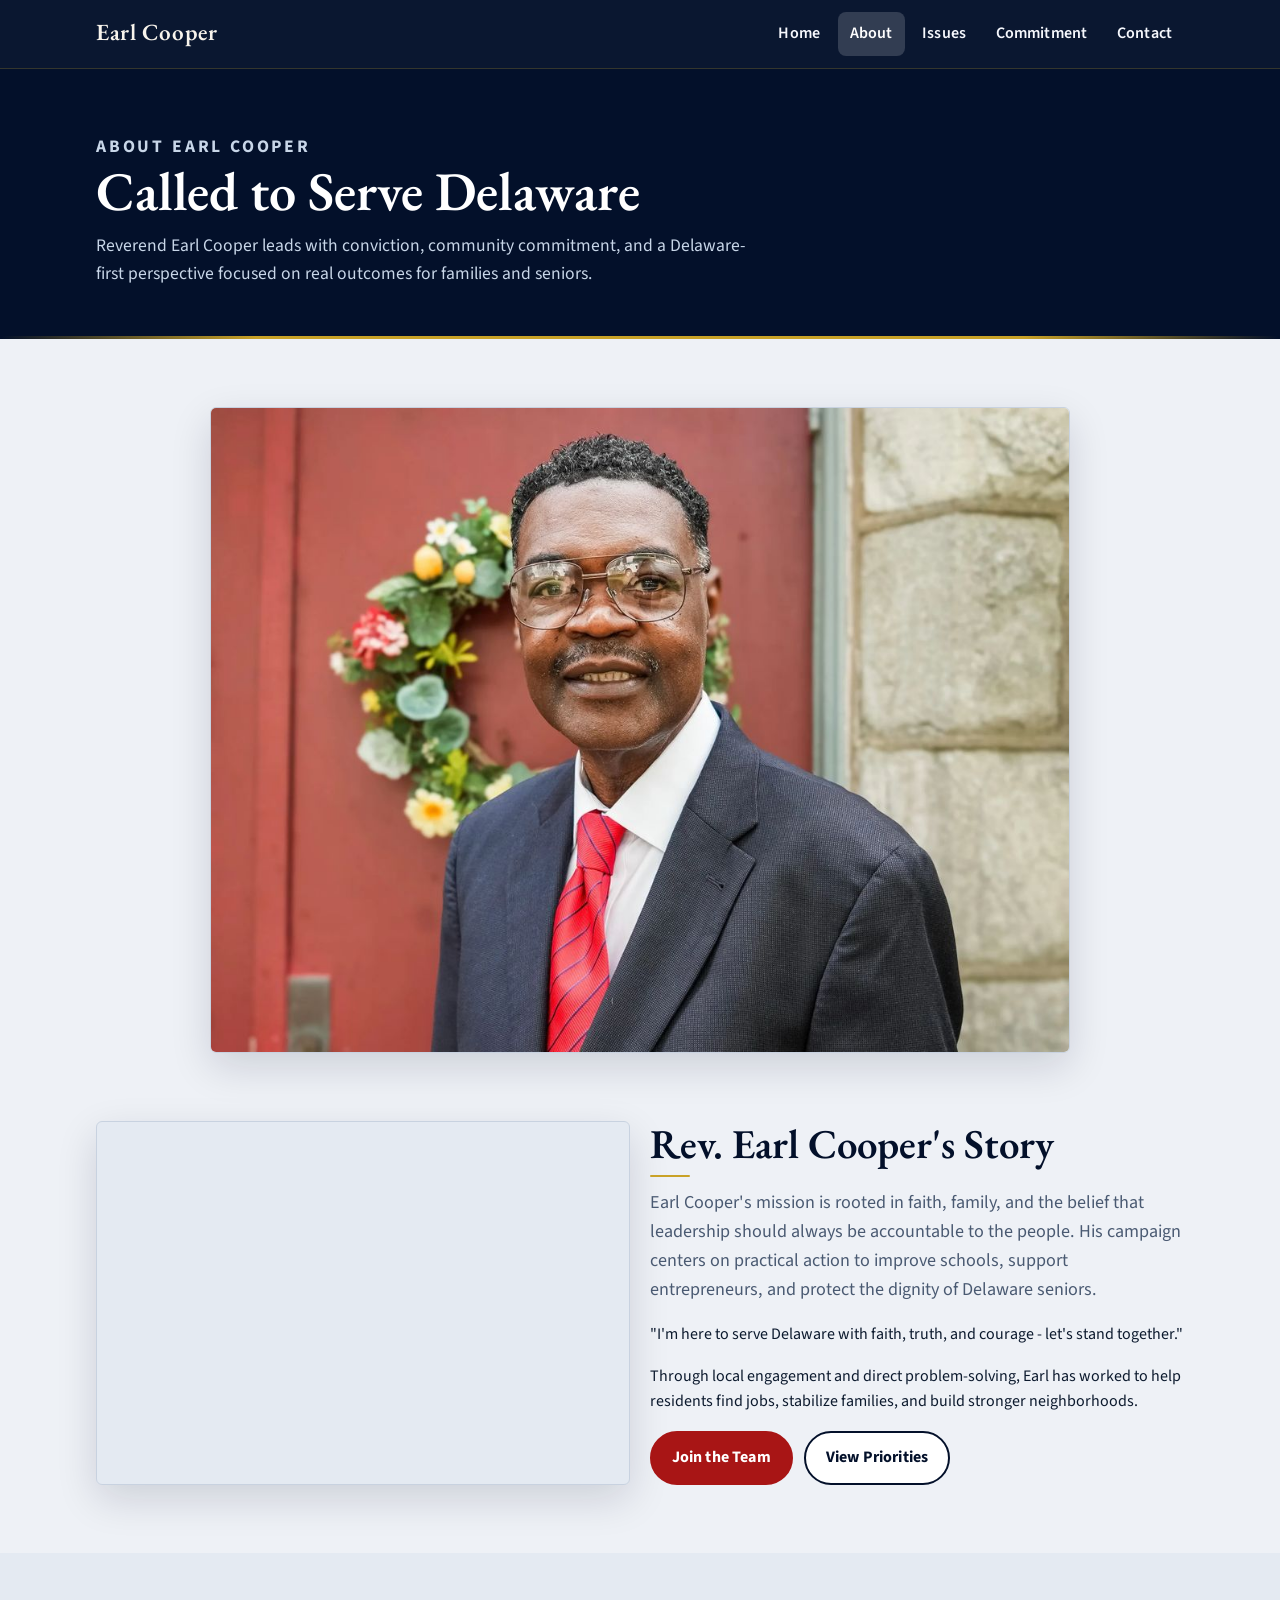
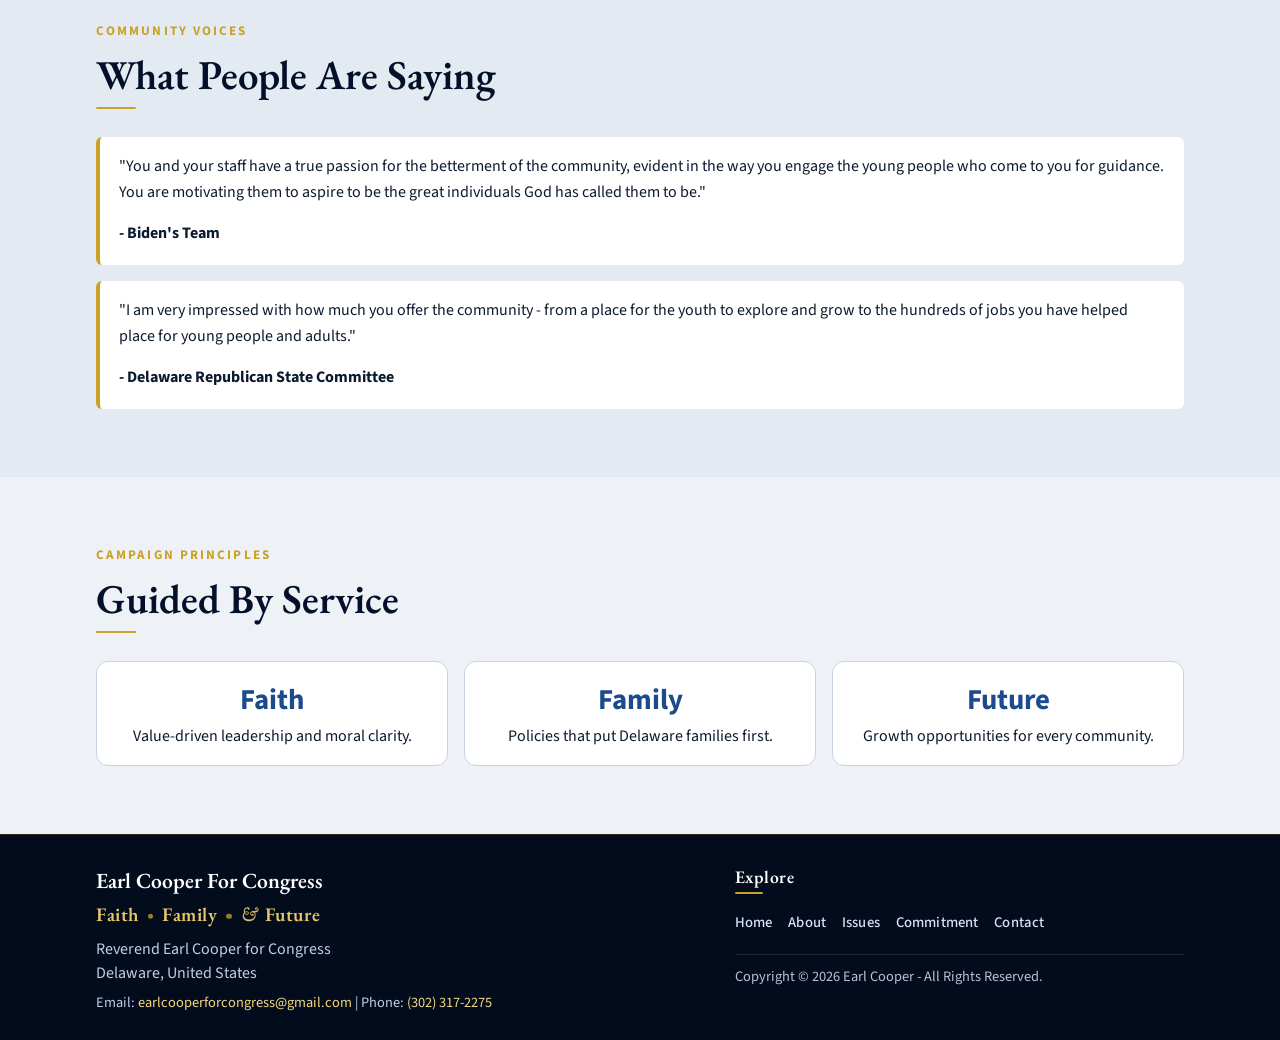
<file: about.html>
<!doctype html>
<html lang="en">
  <head>
    <meta charset="utf-8">
    <meta name="viewport" content="width=device-width, initial-scale=1, viewport-fit=cover">
    <title>About Rev. Earl Cooper | Earl Cooper For Congress</title>
    <meta name="description" content="Learn about Reverend Earl Cooper and his community-driven leadership for Delaware.">
    <link rel="preconnect" href="https://fonts.googleapis.com">
    <link rel="preconnect" href="https://fonts.gstatic.com" crossorigin>
    <link href="https://fonts.googleapis.com/css2?family=EB+Garamond:ital,wght@0,500;0,600;0,700;1,500&family=Source+Sans+3:wght@400;600;700&display=swap" rel="stylesheet">
    <link rel="stylesheet" href="assets/css/main.css?v=20260719motionfix">
    <script>document.documentElement.classList.add("js-motion");</script>
  </head>
  <body>
    <a class="skip-link" href="#main-content">Skip to content</a>
    <header class="site-header">
      <div class="header-inner">
        <a class="brand" href="index.html">Earl Cooper</a>
        <button class="menu-toggle" type="button" data-menu-toggle aria-expanded="false" aria-controls="primary-nav" aria-label="Open menu">Menu</button>
        <nav class="site-nav" id="primary-nav" data-site-nav aria-label="Primary navigation">
          <ul>
            <li><a data-nav-link href="index.html">Home</a></li>
            <li><a data-nav-link href="about.html">About</a></li>
            <li><a data-nav-link href="issues.html">Issues</a></li>
            <li><a data-nav-link href="commitment.html">Commitment</a></li>
            <li><a data-nav-link href="contact.html">Contact</a></li>
          </ul>
        </nav>
      </div>
    </header>

    <main id="main-content">
      <section class="page-hero" data-hero-motion>
        <div class="container">
          <p class="eyebrow eyebrow-on-dark">About Earl Cooper</p>
          <h1>Called to Serve Delaware</h1>
          <p>
            Reverend Earl Cooper leads with conviction, community commitment, and a Delaware-first
            perspective focused on real outcomes for families and seniors.
          </p>
        </div>
      </section>

      <section class="section section-photo-highlight">
        <div class="container">
          <figure class="about-photo">
            <img src="assets/img/earl-hero.jpg" alt="Reverend Earl Cooper smiling at a campaign event in Delaware.">
          </figure>
        </div>
      </section>

      <section class="section">
        <div class="container split">
          <div class="image-panel">
            <iframe title="vimeo-player" src="https://player.vimeo.com/video/975505650?h=6923dcb0f4&amp;playsinline=1" width="640" height="360" frameborder="0" referrerpolicy="strict-origin-when-cross-origin" allow="autoplay; fullscreen; picture-in-picture; clipboard-write; encrypted-media; web-share" allowfullscreen></iframe>
          </div>
          <div>
            <h2>Rev. Earl Cooper's Story</h2>
            <p class="lead">
              Earl Cooper's mission is rooted in faith, family, and the belief that leadership should
              always be accountable to the people. His campaign centers on practical action to improve
              schools, support entrepreneurs, and protect the dignity of Delaware seniors.
            </p>
            <p>
              "I'm here to serve Delaware with faith, truth, and courage - let's stand together."
            </p>
            <p>
              Through local engagement and direct problem-solving, Earl has worked to help residents find
              jobs, stabilize families, and build stronger neighborhoods.
            </p>
            <div class="btn-row">
              <a class="btn btn-primary" href="contact.html">Join the Team</a>
              <a class="btn btn-outline" href="issues.html">View Priorities</a>
            </div>
          </div>
        </div>
      </section>

      <section class="section section-alt">
        <div class="container">
          <div class="section-header">
            <p class="eyebrow">Community Voices</p>
            <h2>What People Are Saying</h2>
          </div>
          <div class="quote-list">
            <article class="quote">
              <p>
                "You and your staff have a true passion for the betterment of the community, evident
                in the way you engage the young people who come to you for guidance. You are motivating
                them to aspire to be the great individuals God has called them to be."
              </p>
              <p><strong>- Biden's Team</strong></p>
            </article>
            <article class="quote">
              <p>
                "I am very impressed with how much you offer the community - from a place for the youth
                to explore and grow to the hundreds of jobs you have helped place for young people and adults."
              </p>
              <p><strong>- Delaware Republican State Committee</strong></p>
            </article>
          </div>
        </div>
      </section>

      <section class="section">
        <div class="container">
          <div class="section-header">
            <p class="eyebrow">Campaign Principles</p>
            <h2>Guided By Service</h2>
          </div>
          <div class="stats">
            <div class="stat">
              <strong>Faith</strong>
              Value-driven leadership and moral clarity.
            </div>
            <div class="stat">
              <strong>Family</strong>
              Policies that put Delaware families first.
            </div>
            <div class="stat">
              <strong>Future</strong>
              Growth opportunities for every community.
            </div>
          </div>
        </div>
      </section>
    </main>

    <footer class="site-footer">
      <div class="container footer-grid">
        <div>
          <h2>Earl Cooper For Congress</h2>
          <p class="footer-tagline tagline-wordmark" aria-label="Faith, Family, and Future">
            <span class="tagline-segment">Faith</span><span class="tagline-sep" aria-hidden="true"></span><span class="tagline-segment">Family</span><span class="tagline-sep" aria-hidden="true"></span><span class="tagline-segment"><span class="tagline-amp">&amp;</span> Future</span>
          </p>
          <p>Reverend Earl Cooper for Congress<br>Delaware, United States</p>
          <p class="small">Email: <a href="mailto:earlcooperforcongress@gmail.com">earlcooperforcongress@gmail.com</a> | Phone: <a href="tel:3023172275">(302) 317-2275</a></p>
        </div>
        <div class="footer-explore">
          <h3 class="footer-heading">Explore</h3>
          <nav class="footer-nav" aria-label="Footer">
            <a href="index.html">Home</a>
            <a href="about.html">About</a>
            <a href="issues.html">Issues</a>
            <a href="commitment.html">Commitment</a>
            <a href="contact.html">Contact</a>
          </nav>
          <p class="small footer-copyright">Copyright &copy; <span data-year></span> Earl Cooper - All Rights Reserved.</p>
        </div>
      </div>
    </footer>
    <script src="assets/js/main.js?v=20260719motionfix"></script>
  </body>
</html>
</file>
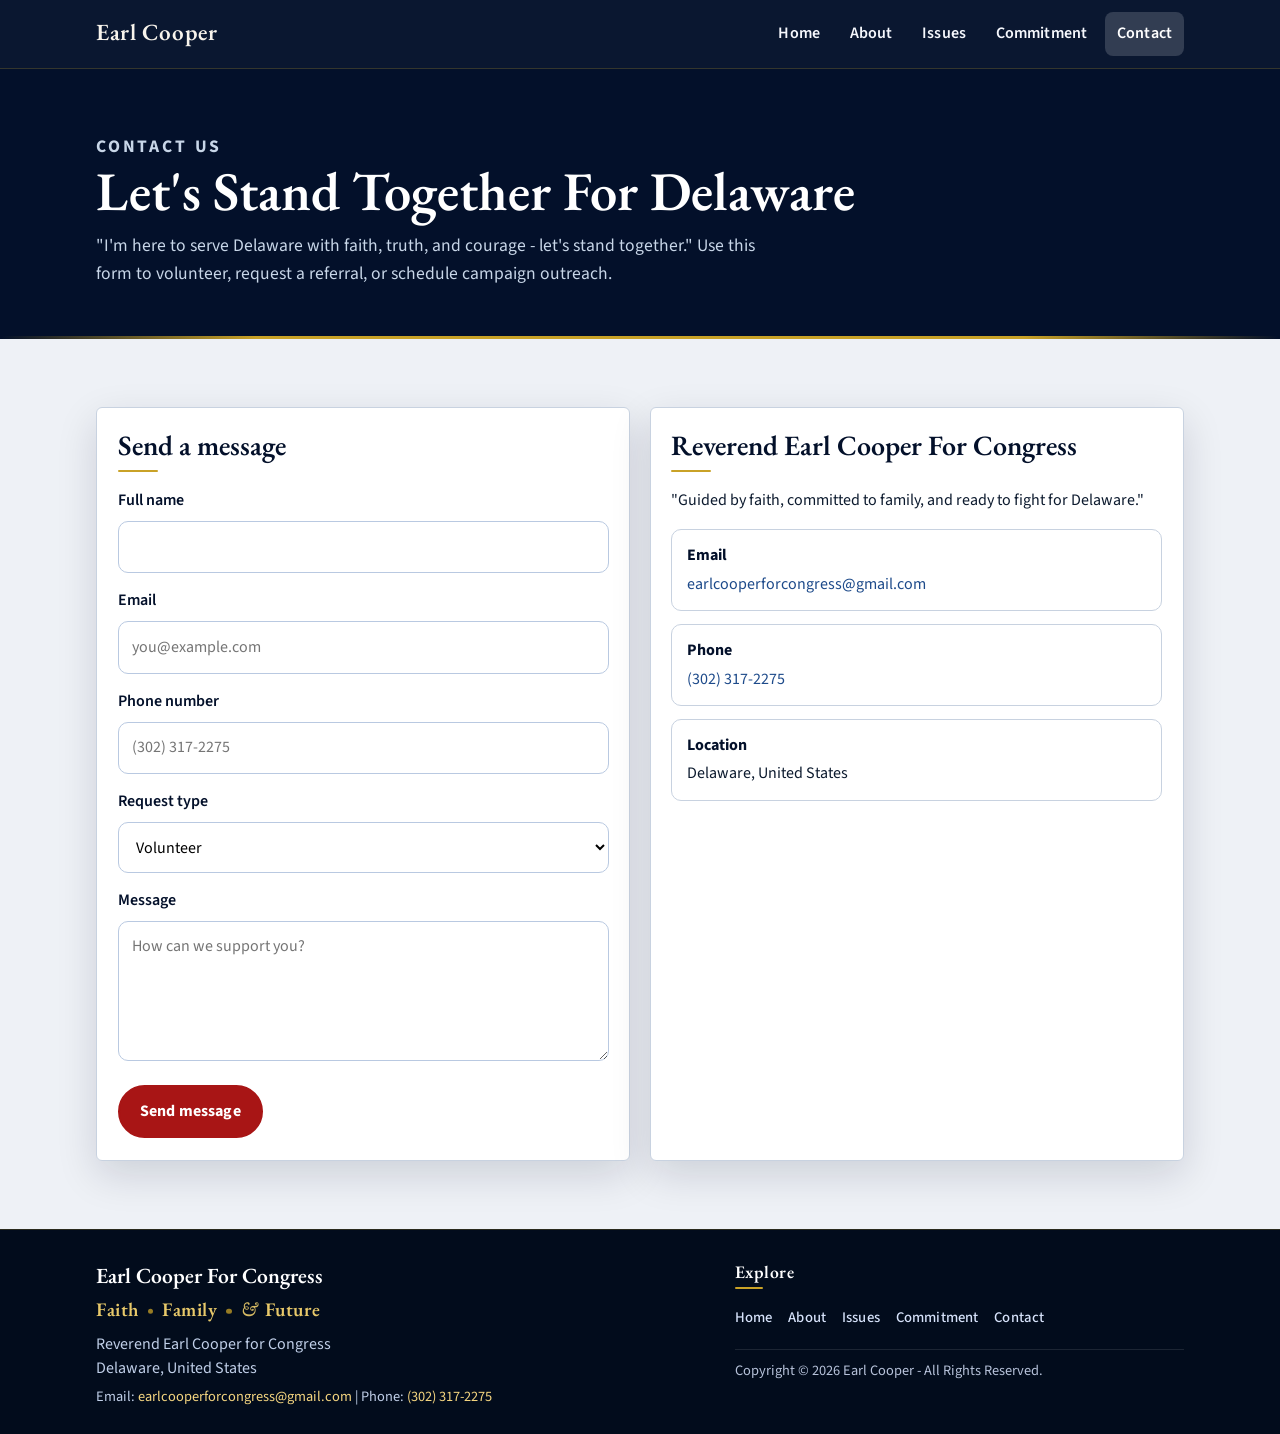
<file: contact.html>
<!doctype html>
<html lang="en">
  <head>
    <meta charset="utf-8">
    <meta name="viewport" content="width=device-width, initial-scale=1, viewport-fit=cover">
    <title>Contact | Earl Cooper For Congress</title>
    <meta name="description" content="Contact Reverend Earl Cooper For Congress and get involved in Delaware's future.">
    <link rel="preconnect" href="https://fonts.googleapis.com">
    <link rel="preconnect" href="https://fonts.gstatic.com" crossorigin>
    <link href="https://fonts.googleapis.com/css2?family=EB+Garamond:ital,wght@0,500;0,600;0,700;1,500&family=Source+Sans+3:wght@400;600;700&display=swap" rel="stylesheet">
    <link rel="stylesheet" href="assets/css/main.css?v=20260719motionfix">
    <script>document.documentElement.classList.add("js-motion");</script>
  </head>
  <body>
    <a class="skip-link" href="#main-content">Skip to content</a>
    <header class="site-header">
      <div class="header-inner">
        <a class="brand" href="index.html">Earl Cooper</a>
        <button class="menu-toggle" type="button" data-menu-toggle aria-expanded="false" aria-controls="primary-nav" aria-label="Open menu">Menu</button>
        <nav class="site-nav" id="primary-nav" data-site-nav aria-label="Primary navigation">
          <ul>
            <li><a data-nav-link href="index.html">Home</a></li>
            <li><a data-nav-link href="about.html">About</a></li>
            <li><a data-nav-link href="issues.html">Issues</a></li>
            <li><a data-nav-link href="commitment.html">Commitment</a></li>
            <li><a data-nav-link href="contact.html">Contact</a></li>
          </ul>
        </nav>
      </div>
    </header>

    <main id="main-content">
      <section class="page-hero" data-hero-motion>
        <div class="container">
          <p class="eyebrow eyebrow-on-dark">Contact Us</p>
          <h1>Let's Stand Together For Delaware</h1>
          <p>
            "I'm here to serve Delaware with faith, truth, and courage - let's stand together."
            Use this form to volunteer, request a referral, or schedule campaign outreach.
          </p>
        </div>
      </section>

      <section class="section">
        <div class="container split">
          <div class="form-card">
            <h2>Send a message</h2>
            <form aria-label="Contact Earl Cooper campaign">
              <label for="name">Full name</label>
              <input id="name" name="name" type="text" required>

              <label for="email">Email</label>
              <input id="email" name="email" type="email" required placeholder="you@example.com">

              <label for="phone">Phone number</label>
              <input id="phone" name="phone" type="tel" placeholder="(302) 317-2275">

              <label for="topic">Request type</label>
              <select id="topic" name="topic">
                <option>Volunteer</option>
                <option>Community referral</option>
                <option>Speaking request</option>
                <option>General campaign question</option>
              </select>

              <label for="message">Message</label>
              <textarea id="message" name="message" required placeholder="How can we support you?"></textarea>

              <button class="btn btn-primary" type="submit">Send message</button>
            </form>
          </div>

          <aside class="form-card" aria-label="Contact details">
            <h2>Reverend Earl Cooper For Congress</h2>
            <p>"Guided by faith, committed to family, and ready to fight for Delaware."</p>
            <dl class="list-clean">
              <div>
                <dt>Email</dt>
                <dd><a href="mailto:earlcooperforcongress@gmail.com">earlcooperforcongress@gmail.com</a></dd>
              </div>
              <div>
                <dt>Phone</dt>
                <dd><a href="tel:+13023172275">(302) 317-2275</a></dd>
              </div>
              <div>
                <dt>Location</dt>
                <dd>Delaware, United States</dd>
              </div>
            </dl>
          </aside>
        </div>
      </section>
    </main>

    <footer class="site-footer">
      <div class="container footer-grid">
        <div>
          <h2>Earl Cooper For Congress</h2>
          <p class="footer-tagline tagline-wordmark" aria-label="Faith, Family, and Future">
            <span class="tagline-segment">Faith</span><span class="tagline-sep" aria-hidden="true"></span><span class="tagline-segment">Family</span><span class="tagline-sep" aria-hidden="true"></span><span class="tagline-segment"><span class="tagline-amp">&amp;</span> Future</span>
          </p>
          <p>Reverend Earl Cooper for Congress<br>Delaware, United States</p>
          <p class="small">Email: <a href="mailto:earlcooperforcongress@gmail.com">earlcooperforcongress@gmail.com</a> | Phone: <a href="tel:3023172275">(302) 317-2275</a></p>
        </div>
        <div class="footer-explore">
          <h3 class="footer-heading">Explore</h3>
          <nav class="footer-nav" aria-label="Footer">
            <a href="index.html">Home</a>
            <a href="about.html">About</a>
            <a href="issues.html">Issues</a>
            <a href="commitment.html">Commitment</a>
            <a href="contact.html">Contact</a>
          </nav>
          <p class="small footer-copyright">Copyright &copy; <span data-year></span> Earl Cooper - All Rights Reserved.</p>
        </div>
      </div>
    </footer>
    <script src="assets/js/main.js?v=20260719motionfix"></script>
  </body>
</html>
</file>
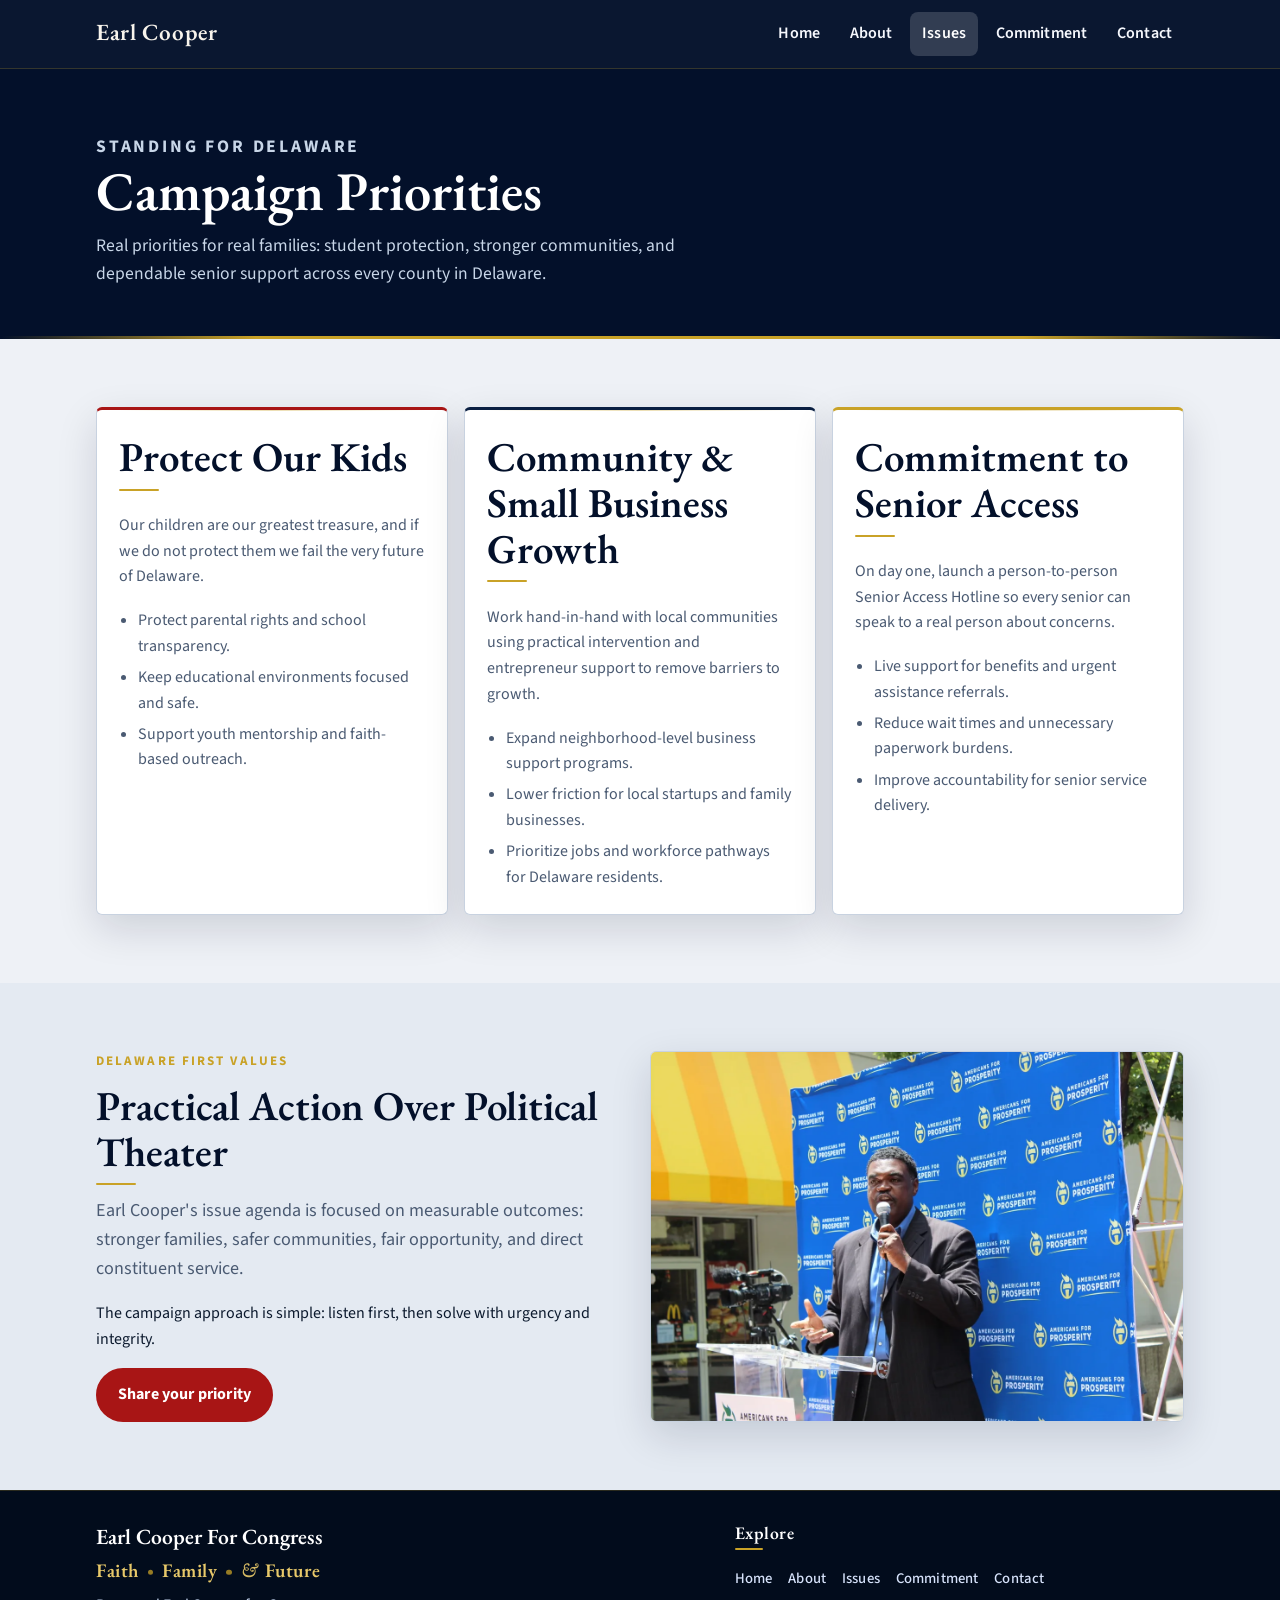
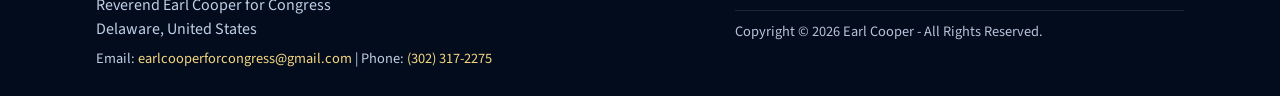
<file: issues.html>
<!doctype html>
<html lang="en">
  <head>
    <meta charset="utf-8">
    <meta name="viewport" content="width=device-width, initial-scale=1, viewport-fit=cover">
    <title>Standing for Delaware | Earl Cooper For Congress</title>
    <meta name="description" content="Earl Cooper's policy priorities for Delaware families, small businesses, and seniors.">
    <link rel="preconnect" href="https://fonts.googleapis.com">
    <link rel="preconnect" href="https://fonts.gstatic.com" crossorigin>
    <link href="https://fonts.googleapis.com/css2?family=EB+Garamond:ital,wght@0,500;0,600;0,700;1,500&family=Source+Sans+3:wght@400;600;700&display=swap" rel="stylesheet">
    <link rel="stylesheet" href="assets/css/main.css?v=20260719motionfix">
    <script>document.documentElement.classList.add("js-motion");</script>
  </head>
  <body>
    <a class="skip-link" href="#main-content">Skip to content</a>
    <header class="site-header">
      <div class="header-inner">
        <a class="brand" href="index.html">Earl Cooper</a>
        <button class="menu-toggle" type="button" data-menu-toggle aria-expanded="false" aria-controls="primary-nav" aria-label="Open menu">Menu</button>
        <nav class="site-nav" id="primary-nav" data-site-nav aria-label="Primary navigation">
          <ul>
            <li><a data-nav-link href="index.html">Home</a></li>
            <li><a data-nav-link href="about.html">About</a></li>
            <li><a data-nav-link href="issues.html">Issues</a></li>
            <li><a data-nav-link href="commitment.html">Commitment</a></li>
            <li><a data-nav-link href="contact.html">Contact</a></li>
          </ul>
        </nav>
      </div>
    </header>

    <main id="main-content">
      <section class="page-hero" data-hero-motion>
        <div class="container">
          <p class="eyebrow eyebrow-on-dark">Standing for Delaware</p>
          <h1>Campaign Priorities</h1>
          <p>
            Real priorities for real families: student protection, stronger communities, and
            dependable senior support across every county in Delaware.
          </p>
        </div>
      </section>

      <section class="section">
        <div class="container">
          <div class="card-grid">
            <article id="protect-our-kids" class="card card-accent-red">
              <h2>Protect Our Kids</h2>
              <p>
                Our children are our greatest treasure, and if we do not protect them we fail
                the very future of Delaware.
              </p>
              <ul>
                <li>Protect parental rights and school transparency.</li>
                <li>Keep educational environments focused and safe.</li>
                <li>Support youth mentorship and faith-based outreach.</li>
              </ul>
            </article>
            <article id="community-small-business" class="card card-accent-blue">
              <h2>Community &amp; Small Business Growth</h2>
              <p>
                Work hand-in-hand with local communities using practical intervention and
                entrepreneur support to remove barriers to growth.
              </p>
              <ul>
                <li>Expand neighborhood-level business support programs.</li>
                <li>Lower friction for local startups and family businesses.</li>
                <li>Prioritize jobs and workforce pathways for Delaware residents.</li>
              </ul>
            </article>
            <article id="senior-access" class="card card-accent-gold">
              <h2>Commitment to Senior Access</h2>
              <p>
                On day one, launch a person-to-person Senior Access Hotline so every senior can
                speak to a real person about concerns.
              </p>
              <ul>
                <li>Live support for benefits and urgent assistance referrals.</li>
                <li>Reduce wait times and unnecessary paperwork burdens.</li>
                <li>Improve accountability for senior service delivery.</li>
              </ul>
            </article>
          </div>
        </div>
      </section>

      <section class="section section-alt">
        <div class="container split">
          <div>
            <p class="eyebrow">Delaware First Values</p>
            <h2>Practical Action Over Political Theater</h2>
            <p class="lead">
              Earl Cooper's issue agenda is focused on measurable outcomes:
              stronger families, safer communities, fair opportunity, and direct constituent service.
            </p>
            <p>
              The campaign approach is simple: listen first, then solve with urgency and integrity.
            </p>
            <a class="btn btn-primary" href="contact.html">Share your priority</a>
          </div>
          <div class="image-panel">
            <img src="assets/img/rs=w_1280,h_854.webp" alt="Reverend Earl Cooper with Delaware neighbors and volunteers.">
          </div>
        </div>
      </section>
    </main>

    <footer class="site-footer">
      <div class="container footer-grid">
        <div>
          <h2>Earl Cooper For Congress</h2>
          <p class="footer-tagline tagline-wordmark" aria-label="Faith, Family, and Future">
            <span class="tagline-segment">Faith</span><span class="tagline-sep" aria-hidden="true"></span><span class="tagline-segment">Family</span><span class="tagline-sep" aria-hidden="true"></span><span class="tagline-segment"><span class="tagline-amp">&amp;</span> Future</span>
          </p>
          <p>Reverend Earl Cooper for Congress<br>Delaware, United States</p>
          <p class="small">Email: <a href="mailto:earlcooperforcongress@gmail.com">earlcooperforcongress@gmail.com</a> | Phone: <a href="tel:3023172275">(302) 317-2275</a></p>
        </div>
        <div class="footer-explore">
          <h3 class="footer-heading">Explore</h3>
          <nav class="footer-nav" aria-label="Footer">
            <a href="index.html">Home</a>
            <a href="about.html">About</a>
            <a href="issues.html">Issues</a>
            <a href="commitment.html">Commitment</a>
            <a href="contact.html">Contact</a>
          </nav>
          <p class="small footer-copyright">Copyright &copy; <span data-year></span> Earl Cooper - All Rights Reserved.</p>
        </div>
      </div>
    </footer>
    <script src="assets/js/main.js?v=20260719motionfix"></script>
  </body>
</html>
</file>
<file: assets/css/main.css>
:root {
  --color-navy: #03102a;
  --color-navy-mid: #0a1f42;
  --color-navy-light: #122a52;
  --color-blue: #1d4a8a;
  --color-light-blue: #e4eaf2;
  --color-sky: #b8c9dc;
  --color-red: #a81515;
  --color-red-hover: #8f1111;
  --color-gold: #c9a227;
  --color-gold-light: #e8c96a;
  --color-gold-pale: #f5e6b8;
  --color-ink: #0c1a2e;
  --color-muted: #4a5a72;
  --color-bg: #eef1f6;
  --color-surface: #ffffff;
  --color-border: #c8d2e0;
  --shadow-soft: 0 14px 40px rgba(3, 16, 42, 0.14);
  --shadow-heritage: 0 22px 56px rgba(3, 16, 42, 0.22);
  --radius: 6px;
  --content-width: 1120px;
  --font-serif: "EB Garamond", Georgia, "Times New Roman", serif;
  --font-sans: "Source Sans 3", "Segoe UI", Arial, sans-serif;
  /* Bar height below safe-area; used when header overlays the home video hero */
  --site-header-bar: 3.75rem;
}

*,
*::before,
*::after {
  box-sizing: border-box;
}

html {
  scroll-behavior: smooth;
}

@media (prefers-reduced-motion: reduce) {
  html {
    scroll-behavior: auto;
  }
}

body {
  margin: 0;
  font-family: var(--font-sans);
  color: var(--color-ink);
  background: var(--color-bg);
  line-height: 1.6;
}

body.nav-open {
  overflow: hidden;
}

img {
  max-width: 100%;
  display: block;
}

a {
  color: var(--color-blue);
}

a:hover,
a:focus-visible {
  color: var(--color-red);
}

h1,
h2,
h3,
h4 {
  font-family: var(--font-serif);
  color: var(--color-navy);
  line-height: 1.12;
  margin-top: 0;
  font-weight: 600;
}

p {
  margin-top: 0;
}

.skip-link {
  position: absolute;
  left: -9999px;
  top: auto;
}

.skip-link:focus {
  left: 12px;
  top: 12px;
  padding: 10px 14px;
  background: var(--color-navy);
  color: #fff;
  border-radius: 8px;
  z-index: 1000;
}

.site-header {
  position: sticky;
  top: 0;
  z-index: 100;
  width: 100%;
  max-width: 100%;
  background: rgba(3, 16, 42, 0.97);
  backdrop-filter: blur(8px);
  border-bottom: 1px solid rgba(201, 162, 39, 0.22);
}

/* Home: header sits over the video so the hero truly fills the viewport edge-to-edge */
body.page-home .site-header {
  position: fixed;
  left: 0;
  right: 0;
  top: 0;
  padding-top: env(safe-area-inset-top, 0px);
}

body.page-home main {
  padding-top: 0;
}

body.page-home .video-hero-inner {
  padding-top: calc(env(safe-area-inset-top, 0px) + var(--site-header-bar));
}

.header-inner {
  position: relative;
  width: min(100%, var(--content-width));
  margin: 0 auto;
  padding: 0.75rem 1rem;
  display: flex;
  align-items: center;
  justify-content: space-between;
  gap: 1rem;
}

.brand {
  color: #f8f4ec;
  text-decoration: none;
  font-family: var(--font-serif);
  font-size: 1.45rem;
  font-weight: 600;
  letter-spacing: 0.03em;
  padding: 0.15rem 0;
  border-bottom: 2px solid transparent;
  transition:
    border-color 160ms ease-out,
    color 160ms ease-out,
    opacity 160ms ease-out;
}

.brand:hover,
.brand:focus-visible {
  color: var(--color-gold-light);
  border-bottom-color: var(--color-gold);
  outline: none;
  opacity: 1;
}

.menu-toggle {
  display: none;
  border: 1px solid rgba(255, 255, 255, 0.3);
  background: rgba(255, 255, 255, 0.1);
  color: #fff;
  padding: 0.55rem 0.9rem;
  min-height: 2.75rem;
  min-width: 2.75rem;
  border-radius: 8px;
  font: inherit;
  font-weight: 600;
  cursor: pointer;
  transition:
    background-color 160ms ease,
    border-color 160ms ease;
}

.menu-toggle:hover,
.menu-toggle:focus-visible {
  background: rgba(255, 255, 255, 0.2);
  border-color: rgba(255, 255, 255, 0.55);
  outline: none;
}

.menu-toggle:focus-visible {
  outline: 2px solid var(--color-gold);
  outline-offset: 2px;
}

.site-nav ul {
  margin: 0;
  padding: 0;
  list-style: none;
  display: flex;
  gap: 0.35rem;
  flex-wrap: wrap;
}

.site-nav a {
  color: #f6f8fd;
  text-decoration: none;
  padding: 0.55rem 0.75rem;
  min-height: 2.5rem;
  display: inline-flex;
  align-items: center;
  border-radius: 8px;
  font-weight: 600;
  letter-spacing: 0.01em;
  transition: background-color 160ms ease, color 160ms ease;
}

.site-nav a:hover,
.site-nav a:focus-visible {
  background: rgba(255, 255, 255, 0.18);
  color: #fff;
  outline: none;
}

.site-nav a:focus-visible {
  outline: 2px solid rgba(255, 255, 255, 0.85);
  outline-offset: 2px;
}

.site-nav a[aria-current="page"] {
  background: rgba(255, 255, 255, 0.16);
  color: #fff;
}

.container {
  width: min(100%, var(--content-width));
  margin: 0 auto;
  padding: 0 1rem;
}

.video-hero {
  position: relative;
  min-height: 100vh;
  min-height: 100dvh;
  display: grid;
  place-items: center;
  overflow: hidden;
  isolation: isolate;
  color: #fff;
  background: linear-gradient(155deg, rgba(3, 16, 42, 0.92) 0%, rgba(10, 31, 66, 0.78) 50%, rgba(60, 12, 12, 0.55) 100%);
}

.video-hero.is-fallback {
  background:
    linear-gradient(155deg, rgba(3, 16, 42, 0.88) 0%, rgba(10, 31, 66, 0.72) 50%, rgba(60, 12, 12, 0.48) 100%),
    url("https://img1.wsimg.com/isteam/ip/7aca911b-c59e-40e2-817f-d52fc576a9c3/DSC01119.jpeg/:/rs=w:1800,h:1100") center 24%/cover no-repeat;
}

.video-hero-media-stack {
  position: absolute;
  inset: 0;
  width: 100%;
  height: 100%;
  z-index: 0;
  transform: translate3d(0, var(--video-hero-parallax-y, 0px), 0) scale(1.28);
  transform-origin: center center;
  will-change: transform;
  backface-visibility: hidden;
}

.video-hero-media-stack .video-hero-media {
  position: absolute;
  inset: 0;
  width: 100%;
  height: 100%;
  object-fit: cover;
  object-position: center 26%;
  opacity: 0;
  transition: opacity 520ms ease-in-out;
  pointer-events: none;
}

.video-hero-media-stack .video-hero-media.is-hero-base {
  z-index: 1;
}

.video-hero-media-stack .video-hero-media.is-hero-top {
  z-index: 2;
}

.video-hero-media-stack .video-hero-media.is-hero-visible {
  opacity: 1;
}

.video-hero-overlay {
  position: absolute;
  inset: 0;
  background:
    linear-gradient(155deg, rgba(3, 16, 42, 0.82) 0%, rgba(10, 31, 66, 0.62) 48%, rgba(80, 18, 18, 0.52) 100%),
    radial-gradient(ellipse at 50% 12%, rgba(201, 162, 39, 0.18), rgba(201, 162, 39, 0) 52%);
}

.video-hero-inner {
  position: relative;
  z-index: 1;
  width: min(100%, 980px);
  padding: 0 1.25rem;
  text-align: center;
}

.video-hero-eyebrow {
  margin: 0 0 0.85rem;
  font-family: var(--font-sans);
  font-size: clamp(0.78rem, 1.6vw, 0.92rem);
  font-weight: 700;
  letter-spacing: 0.22em;
  text-transform: uppercase;
  color: var(--color-gold-light);
}

.video-hero-eyebrow::before,
.video-hero-eyebrow::after {
  content: "";
  display: inline-block;
  width: clamp(1.5rem, 4vw, 2.75rem);
  height: 1px;
  background: linear-gradient(90deg, transparent, var(--color-gold), transparent);
  vertical-align: middle;
  margin: 0 0.65rem 0.15rem;
}

.video-hero-brand {
  margin: 0 0 0.5rem;
  font-family: var(--font-serif);
  font-weight: 700;
  line-height: 0.92;
  letter-spacing: -0.01em;
}

.video-hero-brand .brand-name {
  display: block;
  font-size: clamp(3.2rem, 11vw, 7.2rem);
  color: #fff;
  text-shadow:
    0 2px 4px rgba(3, 16, 42, 0.5),
    0 16px 48px rgba(0, 0, 0, 0.35);
}

.video-hero-brand .brand-office {
  display: block;
  margin-top: 0.1em;
  font-size: clamp(1.6rem, 4.5vw, 3rem);
  font-weight: 500;
  font-style: italic;
  color: var(--color-gold-light);
  letter-spacing: 0.04em;
  text-shadow: 0 2px 8px rgba(3, 16, 42, 0.45);
}

.video-hero-tagline {
  margin: 0.85rem 0 1.1rem;
  padding-top: 0.85rem;
  border-top: 1px solid rgba(201, 162, 39, 0.45);
  font-family: var(--font-serif);
  font-size: clamp(1.75rem, 5vw, 3.4rem);
  font-weight: 600;
  font-style: italic;
  line-height: 1.05;
  letter-spacing: 0.02em;
  color: #faf6ee;
  text-shadow:
    0 1px 3px rgba(3, 16, 42, 0.55),
    0 0 32px rgba(201, 162, 39, 0.2);
}

.video-hero-subtitle {
  margin: 0 auto;
  max-width: 38rem;
  color: #d4dfe8;
  font-size: clamp(1.02rem, 2vw, 1.22rem);
  font-weight: 400;
  line-height: 1.55;
}

.video-hero-actions {
  justify-content: center;
  margin-top: 1.75rem;
  gap: 0.9rem;
}

@media (prefers-reduced-motion: reduce) {
  .video-hero-media-stack .video-hero-media {
    transition: none;
  }
}

.quote-band {
  position: relative;
  color: #fff;
  background: var(--color-navy);
  padding: 4rem 0;
}

.quote-band::before {
  content: "";
  position: absolute;
  top: 0;
  left: 0;
  right: 0;
  height: 3px;
  background: linear-gradient(90deg, transparent, var(--color-gold) 20%, var(--color-gold) 80%, transparent);
}

.quote-band-inner {
  max-width: 44rem;
  text-align: center;
}

.quote-band-quote {
  margin: 0 0 1.5rem;
  padding: 0;
  border: 0;
}

.quote-band-quote p {
  margin: 0 0 1rem;
  font-family: var(--font-serif);
  font-size: clamp(1.35rem, 2.6vw, 1.85rem);
  line-height: 1.45;
  font-style: italic;
  color: #f0f4fa;
}

.quote-band-quote footer {
  font-family: var(--font-sans);
  font-size: 0.95rem;
  font-weight: 700;
  letter-spacing: 0.14em;
  text-transform: uppercase;
  color: var(--color-gold-light);
}

.quote-band .btn-ghost {
  margin-inline: auto;
}

.btn-row {
  display: flex;
  gap: 0.7rem;
  flex-wrap: wrap;
}

.btn {
  display: inline-flex;
  align-items: center;
  justify-content: center;
  border: 2px solid transparent;
  border-radius: 999px;
  padding: 0.75rem 1.25rem;
  min-height: 2.75rem;
  font: inherit;
  font-weight: 700;
  text-decoration: none;
  letter-spacing: 0.01em;
  cursor: pointer;
  transition:
    transform 0.22s cubic-bezier(0.22, 1, 0.36, 1),
    box-shadow 0.22s cubic-bezier(0.22, 1, 0.36, 1),
    background-color 0.22s ease,
    border-color 0.22s ease,
    color 0.22s ease;
}

.btn:focus-visible {
  outline: 2px solid var(--color-gold);
  outline-offset: 3px;
}

@media (prefers-reduced-motion: reduce) {
  .btn {
    transition: background-color 0.18s ease, border-color 0.18s ease, color 0.18s ease;
  }
}

.btn-primary {
  background: var(--color-red);
  color: #fff;
  border-color: var(--color-red);
}

.btn-primary:hover,
.btn-primary:focus-visible {
  background: var(--color-red-hover);
  border-color: var(--color-red-hover);
  color: #fff;
}

.btn-ghost {
  border-color: rgba(201, 162, 39, 0.75);
  color: #fff;
}

.btn-ghost:hover,
.btn-ghost:focus-visible {
  border-color: var(--color-gold-light);
  background: rgba(201, 162, 39, 0.15);
  color: #fff;
}

.btn-outline {
  border-color: var(--color-navy);
  color: var(--color-navy);
  background: #fff;
}

.btn-outline:hover,
.btn-outline:focus-visible {
  border-color: var(--color-red);
  color: var(--color-red);
  background: #fff;
}

@media (hover: hover) and (pointer: fine) and (prefers-reduced-motion: no-preference) {
  .btn:hover,
  .btn:focus-visible {
    transform: translateY(-2px);
    box-shadow: 0 8px 20px rgba(3, 16, 42, 0.18);
  }

  .btn:active {
    transform: translateY(0);
    box-shadow: 0 3px 10px rgba(3, 16, 42, 0.12);
    transition-duration: 0.1s;
  }
}

.section {
  padding: 4.25rem 0;
}

.section-alt {
  background: var(--color-light-blue);
}

.section-header {
  max-width: 52rem;
  margin-bottom: 1.75rem;
}

.eyebrow {
  text-transform: uppercase;
  letter-spacing: 0.16em;
  color: var(--color-gold);
  font-weight: 700;
  margin-bottom: 0.65rem;
  font-size: 0.82rem;
  font-family: var(--font-sans);
}

.eyebrow-on-dark {
  color: var(--color-gold-light);
}

.section h2 {
  font-size: clamp(1.9rem, 3.2vw, 2.75rem);
  margin-bottom: 0.7rem;
  font-weight: 600;
}

.section h2::after {
  content: "";
  display: block;
  width: 2.5rem;
  height: 2px;
  background: var(--color-gold);
  margin-top: 0.55rem;
  border-radius: 1px;
}

.section-header h2::after {
  margin-left: 0;
}

.lead {
  font-size: 1.13rem;
  color: var(--color-muted);
}

.card-grid {
  display: grid;
  grid-template-columns: repeat(3, minmax(0, 1fr));
  gap: 1rem;
}

.card {
  background: var(--color-surface);
  border: 1px solid var(--color-border);
  border-radius: var(--radius);
  box-shadow: var(--shadow-soft);
  padding: 1.5rem 1.4rem;
  display: flex;
  flex-direction: column;
  gap: 0.7rem;
  position: relative;
}

.card::before {
  content: "";
  position: absolute;
  top: 0;
  left: 1.4rem;
  right: 1.4rem;
  height: 1px;
  background: linear-gradient(90deg, transparent, rgba(201, 162, 39, 0.35), transparent);
}

a.card {
  text-decoration: none;
  color: inherit;
  cursor: pointer;
}

a.card:hover,
a.card:focus-visible {
  color: inherit;
}

a.card:focus-visible {
  outline: 3px solid rgba(29, 74, 138, 0.45);
  outline-offset: 3px;
}

#protect-our-kids,
#community-small-business,
#senior-access {
  scroll-margin-top: calc(var(--site-header-bar) + 1rem);
}

.card h3 {
  font-size: 1.45rem;
  margin-bottom: 0.2rem;
}

.card-link-cue {
  margin-top: auto;
  padding-top: 0.35rem;
  font-weight: 700;
  font-size: 0.92rem;
  letter-spacing: 0.04em;
  text-transform: uppercase;
  color: var(--color-navy-mid);
}

a.card:hover .card-link-cue,
a.card:focus-visible .card-link-cue {
  color: var(--color-red);
}

.card p {
  color: var(--color-muted);
  margin-bottom: 0.2rem;
}

.card ul {
  margin: 0.25rem 0 0;
  padding-left: 1.15rem;
  color: var(--color-muted);
}

.card li + li {
  margin-top: 0.35rem;
}

.card-accent-blue,
.card-accent-red,
.card-accent-gold {
  border-top: 3px solid var(--color-navy);
}

.card-accent-red {
  border-top-color: var(--color-red);
}

.card-accent-blue {
  border-top-color: var(--color-navy-mid);
}

.card-accent-gold {
  border-top-color: var(--color-gold);
}

.card-grid > .card {
  transition:
    transform 0.24s cubic-bezier(0.22, 1, 0.36, 1),
    box-shadow 0.24s cubic-bezier(0.22, 1, 0.36, 1);
}

@media (prefers-reduced-motion: reduce) {
  .card-grid > .card {
    transition: none;
  }
}

@media (hover: hover) and (pointer: fine) and (prefers-reduced-motion: no-preference) {
  .card-grid > .card:hover {
    transform: translateY(-6px);
    box-shadow: 0 22px 48px rgba(3, 16, 42, 0.18);
  }
}

.split {
  display: grid;
  grid-template-columns: 1fr 1fr;
  gap: 1.2rem;
  align-items: stretch;
}

.split-stack {
  display: flex;
  flex-direction: column;
  gap: 2rem;
}

.split-stack-copy {
  max-width: 52rem;
}

.split-stack-gallery {
  width: 100%;
}

.image-panel {
  border-radius: var(--radius);
  overflow: hidden;
  border: 1px solid var(--color-border);
  min-height: 260px;
  background: var(--color-light-blue);
  box-shadow: var(--shadow-soft);
}

.image-panel img {
  width: 100%;
  height: 100%;
  object-fit: cover;
}

.image-panel-duo {
  min-height: 0;
}

.image-panel-duo .image-panel-grid {
  display: grid;
  grid-template-columns: 1fr 1fr;
  gap: 0.65rem;
}

.image-panel-duo .image-panel-grid img {
  width: 100%;
  aspect-ratio: 532 / 710;
  height: auto;
  object-fit: cover;
  display: block;
}

@media (max-width: 640px) {
  .image-panel-duo .image-panel-grid {
    grid-template-columns: 1fr;
  }
}

.image-panel iframe {
  width: 100%;
  height: 100%;
  min-height: 200px;
  border: 0;
  display: block;
}

.quote-list {
  display: grid;
  gap: 1rem;
}

.quote {
  background: #fff;
  border-left: 4px solid var(--color-gold);
  border-radius: var(--radius);
  padding: 1.1rem 1.2rem;
}

.quote p:last-child {
  margin-bottom: 0;
}

.cta-band {
  background: var(--color-navy);
  color: var(--color-ink);
  position: relative;
}

.cta-band::before {
  content: "";
  position: absolute;
  top: 0;
  left: 0;
  right: 0;
  height: 3px;
  background: linear-gradient(90deg, transparent, var(--color-gold) 20%, var(--color-gold) 80%, transparent);
}

.cta-band h2 {
  color: rgba(255, 255, 255, 1);
}

.cta-band p {
  color: rgba(220, 232, 251, 1);
}

.cta-band .eyebrow {
  color: var(--color-gold-light);
}

.section-video {
  background: var(--color-navy);
  padding: 0;
  position: relative;
}

.section-video::before {
  content: "";
  position: absolute;
  top: 0;
  left: 0;
  right: 0;
  height: 3px;
  background: linear-gradient(90deg, transparent, var(--color-gold) 20%, var(--color-gold) 80%, transparent);
  z-index: 1;
}

.section-video .video-inner {
  width: 100%;
  max-width: none;
  padding: 3.5rem 0 3.8rem;
}

.section-video .section-header {
  text-align: center;
  margin: 0 auto 1.8rem;
  padding: 0 1.2rem;
}

.section-video .section-header h2 {
  color: #ffffff;
}

.section-video .section-header h2::after {
  display: none;
}

.section-video .section-header .eyebrow {
  color: var(--color-gold-light);
}

.video-embed {
  padding: 0 0.5rem;
}

.video-embed-inner {
  position: relative;
  width: min(100%, 1160px);
  margin: 0 auto;
  border-radius: 22px;
  overflow: hidden;
  box-shadow: 0 26px 60px rgba(0, 0, 0, 0.55);
}

.video-embed-inner::before {
  content: "";
  display: block;
  padding-top: 56.25%;
}

.video-embed-inner iframe {
  position: absolute;
  inset: 0;
  display: block;
  width: 100%;
  height: 100%;
  border: 0;
}

.form-card {
  background: #fff;
  border: 1px solid var(--color-border);
  border-radius: var(--radius);
  padding: 1.35rem 1.3rem;
  box-shadow: var(--shadow-soft);
}

.form-card h2 {
  margin-bottom: 1rem;
  font-size: clamp(1.45rem, 2.5vw, 1.75rem);
}

label {
  display: block;
  font-weight: 600;
  margin-bottom: 0.45rem;
  color: var(--color-navy);
}

input,
textarea,
select {
  width: 100%;
  border: 1px solid #b9c9e1;
  border-radius: 10px;
  padding: 0.78rem 0.85rem;
  min-height: 2.75rem;
  font: inherit;
  margin-bottom: 0.95rem;
  background: #fff;
  transition: border-color 160ms ease, box-shadow 160ms ease;
}

textarea {
  min-height: 140px;
  resize: vertical;
}

input:focus-visible,
textarea:focus-visible,
select:focus-visible {
  border-color: var(--color-blue);
  outline: 3px solid rgba(29, 74, 138, 0.2);
}

.form-note {
  color: var(--color-muted);
  font-size: 0.95rem;
}

.list-clean {
  list-style: none;
  margin: 0;
  padding: 0;
  display: grid;
  gap: 0.8rem;
}

ul.list-clean > li::marker {
  content: none;
  font-size: 0;
}

ul.list-clean > li {
  list-style-type: none;
}

ul.list-clean > li,
dl.list-clean > div {
  background: #fff;
  border: 1px solid var(--color-border);
  border-radius: 10px;
  padding: 0.8rem 0.9rem;
}

dl.list-clean dt {
  font-weight: 700;
  color: var(--color-navy);
  margin: 0 0 0.2rem;
}

dl.list-clean dd {
  margin: 0;
}

.list-clean a {
  text-decoration: none;
  text-underline-offset: 3px;
}

.list-clean a:hover,
.list-clean a:focus-visible {
  text-decoration: underline;
}

/* --- Image carousel (e.g. commitment gallery) --- */

.media-carousel {
  position: relative;
  width: 100%;
  max-width: 100%;
}

.media-carousel-nav {
  position: absolute;
  top: 50%;
  transform: translateY(-50%);
  z-index: 2;
  display: inline-flex;
  align-items: center;
  justify-content: center;
  width: 2.2rem;
  height: 2.2rem;
  padding: 0;
  border-radius: 999px;
  border: 1px solid rgba(3, 16, 42, 0.1);
  background: rgba(255, 255, 255, 0.92);
  backdrop-filter: blur(8px);
  -webkit-backdrop-filter: blur(8px);
  color: var(--color-navy);
  font-size: 1.25rem;
  font-weight: 600;
  line-height: 1;
  cursor: pointer;
  opacity: 1;
  box-shadow: 0 2px 10px rgba(3, 16, 42, 0.06);
  transition:
    opacity 0.28s ease,
    background-color 0.2s ease,
    border-color 0.2s ease,
    color 0.2s ease,
    box-shadow 0.2s ease;
}

.media-carousel-nav--prev {
  left: 0.55rem;
}

.media-carousel-nav--next {
  right: 0.55rem;
}

@media (hover: hover) and (pointer: fine) {
  .media-carousel:not(:hover):not(:focus-within) .media-carousel-nav {
    opacity: 0;
  }

  .media-carousel:hover .media-carousel-nav,
  .media-carousel:focus-within .media-carousel-nav {
    opacity: 1;
  }
}

@media (pointer: coarse) {
  .media-carousel .media-carousel-nav {
    opacity: 1;
  }
}

.media-carousel-nav:hover {
  background: #fff;
  border-color: rgba(3, 16, 42, 0.18);
  color: var(--color-blue);
  box-shadow: 0 3px 14px rgba(3, 16, 42, 0.1);
}

.media-carousel-nav:focus-visible {
  background: #fff;
  border-color: rgba(3, 16, 42, 0.18);
  color: var(--color-blue);
  box-shadow: 0 3px 14px rgba(3, 16, 42, 0.1);
  outline: 2px solid rgba(29, 74, 138, 0.45);
  outline-offset: 2px;
}

.media-carousel-viewport {
  min-width: 0;
  min-height: 0;
  width: 100%;
  overflow: hidden;
  box-sizing: border-box;
  border-radius: var(--radius);
  border: 1px solid rgba(3, 16, 42, 0.08);
  background: rgba(255, 255, 255, 0.65);
  box-shadow: 0 1px 3px rgba(3, 16, 42, 0.04);
  aspect-ratio: 16 / 10;
  max-height: min(72vh, 560px);
  min-height: min(200px, 40vw);
  position: relative;
  display: flex;
  flex-direction: column;
}

.media-carousel-track {
  display: flex;
  flex: 1 1 auto;
  min-height: 0;
  min-width: 0;
  height: 100%;
  list-style: none;
  margin: 0;
  padding: 0;
  will-change: transform;
  transition: transform 0.55s cubic-bezier(0.22, 1, 0.36, 1);
}

.media-carousel-track.media-carousel-track--instant {
  transition: none;
}

@media (prefers-reduced-motion: reduce) {
  .media-carousel-track {
    transition: none;
  }
}

.media-carousel-slide {
  flex-shrink: 0;
  align-self: stretch;
  height: 100%;
  min-height: 0;
  min-width: 0;
  box-sizing: border-box;
  display: flex;
  flex-direction: row;
  align-items: stretch;
  justify-content: center;
  padding: clamp(0.35rem, 1.2vw, 0.65rem) clamp(0.45rem, 1.5vw, 0.85rem);
}

.media-carousel-figure {
  margin: 0;
  flex: 1 1 auto;
  width: 100%;
  min-width: 0;
  min-height: 0;
  max-width: 100%;
  max-height: 100%;
  display: flex;
  align-items: center;
  justify-content: center;
}

.media-carousel-figure img {
  display: block;
  max-width: 100%;
  max-height: 100%;
  width: auto;
  height: auto;
  min-width: 0;
  min-height: 0;
  object-fit: contain;
  object-position: center;
  border-radius: calc(var(--radius) - 4px);
}

.media-carousel-nav:disabled {
  opacity: 0.25;
  cursor: not-allowed;
}

.media-carousel--empty .media-carousel-nav {
  display: none;
}

.media-carousel-slide--empty {
  display: flex;
  align-items: center;
  justify-content: center;
  padding: 1.5rem 1rem;
}

.media-carousel-empty {
  margin: 0;
  max-width: 36rem;
  text-align: center;
  color: var(--color-muted);
  font-size: 0.98rem;
  line-height: 1.5;
}

/* Optional dot strip (omit [data-carousel-dots] in HTML to disable) */
.media-carousel-dots {
  display: flex;
  flex-wrap: wrap;
  align-items: center;
  justify-content: center;
  gap: 0.45rem;
  margin-top: 0.5rem;
}

.media-carousel-dot {
  width: 0.65rem;
  height: 0.65rem;
  padding: 0;
  border-radius: 999px;
  border: 2px solid var(--color-navy);
  background: transparent;
  cursor: pointer;
  transition: background-color 0.18s ease, transform 0.18s ease;
}

.media-carousel-dot[aria-current="true"] {
  background: var(--color-navy);
  transform: scale(1.15);
}

.media-carousel-dot:hover,
.media-carousel-dot:focus-visible {
  outline: none;
  border-color: var(--color-red);
}

.page-hero {
  background: var(--color-navy);
  color: #fff;
  padding: 4rem 0 3.2rem;
  position: relative;
}

.page-hero::after {
  content: "";
  position: absolute;
  bottom: 0;
  left: 0;
  right: 0;
  height: 3px;
  background: linear-gradient(90deg, transparent, var(--color-gold) 20%, var(--color-gold) 80%, transparent);
}

.page-hero h1 {
  color: #fff;
  margin-bottom: 0.6rem;
  font-size: clamp(2.2rem, 4.5vw, 3.4rem);
  font-weight: 600;
}

.page-hero p {
  color: #c8d6e8;
  max-width: 42rem;
  font-size: 1.1rem;
  margin-bottom: 0;
  line-height: 1.6;
}

.section-photo-highlight {
  padding-bottom: 0;
}

.about-photo {
  margin: 0 auto;
  max-width: 860px;
  border-radius: var(--radius);
  overflow: hidden;
  border: 1px solid var(--color-border);
  box-shadow: var(--shadow-soft);
  background: var(--color-surface);
}

.about-photo img {
  width: 100%;
  aspect-ratio: 4 / 3;
  object-fit: cover;
}

.about-photo figcaption {
  padding: 0.8rem 1rem;
  color: var(--color-muted);
  font-weight: 600;
}

.stats {
  display: grid;
  grid-template-columns: repeat(3, minmax(0, 1fr));
  gap: 1rem;
}

.stat {
  border-radius: 12px;
  background: #fff;
  border: 1px solid var(--color-border);
  padding: 1rem;
  text-align: center;
}

.stat strong {
  display: block;
  font-size: 1.8rem;
  color: var(--color-blue);
}

.site-footer {
  background: #020c1c;
  color: #c0cfe8;
  padding: 2rem 0 1.25rem;
  border-top: 1px solid rgba(201, 162, 39, 0.2);
}

.site-footer .small a {
  color: #f5d680;
  text-decoration: none;
  text-underline-offset: 3px;
}

.site-footer .small a:hover,
.site-footer .small a:focus-visible {
  color: #fff;
  text-decoration: underline;
  outline: none;
}

.site-footer h2 {
  color: #fff;
  margin: 0 0 0.45rem;
  font-size: clamp(1.15rem, 2.2vw, 1.35rem);
  line-height: 1.25;
}

.site-footer p {
  margin: 0.4rem 0;
  line-height: 1.5;
}

.site-footer .footer-tagline {
  margin: 0.25rem 0 0.45rem;
}

.tagline-wordmark {
  display: flex;
  flex-wrap: wrap;
  align-items: baseline;
  gap: 0.35rem 0.55rem;
  font-family: var(--font-serif);
  font-size: 1.2rem;
  font-weight: 600;
  letter-spacing: 0.03em;
  color: var(--color-gold-light);
  line-height: 1.3;
}

.tagline-sep {
  display: inline-block;
  width: 0.35rem;
  height: 0.35rem;
  border-radius: 50%;
  background: rgba(201, 162, 39, 0.75);
  vertical-align: middle;
  transform: translateY(-0.12em);
}

.tagline-amp {
  font-style: italic;
  font-weight: 500;
  opacity: 0.92;
  margin-right: 0.15em;
}

.footer-explore {
  display: flex;
  flex-direction: column;
  align-items: flex-start;
  gap: 0.35rem;
}

.site-footer .footer-copyright {
  margin: 0.65rem 0 0;
  padding-top: 0.65rem;
  border-top: 1px solid rgba(255, 255, 255, 0.1);
  width: 100%;
  color: rgba(215, 227, 251, 0.85);
}

.footer-grid {
  display: grid;
  grid-template-columns: minmax(0, 1.35fr) minmax(0, 1fr);
  gap: 1rem 2rem;
  align-items: start;
}

.footer-heading {
  color: #fff;
  font-family: var(--font-serif);
  font-size: 1.1rem;
  font-weight: 600;
  letter-spacing: 0.03em;
  margin: 0 0 0.5rem;
  padding-bottom: 0.45rem;
  position: relative;
}

.footer-heading::after {
  content: "";
  position: absolute;
  left: 0;
  bottom: 0;
  width: 1.75rem;
  height: 2px;
  background: var(--color-gold);
  border-radius: 2px;
}

.footer-nav {
  display: flex;
  flex-direction: row;
  flex-wrap: wrap;
  align-items: center;
  gap: 0.45rem 1rem;
}

.footer-nav a {
  color: #d7e3fb;
  text-decoration: none;
  font-size: 0.92rem;
  font-weight: 500;
  letter-spacing: 0.01em;
  padding: 0.22rem 0;
  display: inline-flex;
  align-items: center;
  transition: color 0.18s ease;
}

.footer-nav a::before {
  content: "";
  width: 0;
  height: 1px;
  background: var(--color-gold);
  margin-right: 0;
  transition: width 0.2s ease, margin-right 0.2s ease;
}

.footer-nav a:hover,
.footer-nav a:focus-visible {
  color: #fff;
  outline: none;
}

.footer-nav a:hover::before,
.footer-nav a:focus-visible::before {
  width: 0.85rem;
  margin-right: 0.5rem;
}

.small {
  font-size: 0.9rem;
}

.sr-only {
  position: absolute;
  width: 1px;
  height: 1px;
  padding: 0;
  margin: -1px;
  overflow: hidden;
  clip: rect(0, 0, 0, 0);
  white-space: nowrap;
  border: 0;
}

@media (max-width: 960px) {
  .split,
  .footer-grid {
    grid-template-columns: 1fr;
  }

  .image-panel:has(iframe) {
    aspect-ratio: 16 / 9;
    min-height: 0;
  }

  .card-grid,
  .stats {
    grid-template-columns: repeat(2, minmax(0, 1fr));
  }
}

@media (max-width: 760px) {
  .menu-toggle {
    display: inline-flex;
    align-items: center;
    justify-content: center;
  }

  .site-header {
    position: sticky;
  }

  body.page-home .site-header {
    position: fixed;
  }

  .site-nav {
    position: absolute;
    top: calc(100% + 0.35rem);
    right: 0.8rem;
    left: 0.8rem;
    background: var(--color-navy);
    border: 1px solid rgba(201, 162, 39, 0.25);
    border-radius: var(--radius);
    box-shadow: var(--shadow-heritage);
    padding: 0.55rem;
    display: none;
    max-height: min(70vh, 28rem);
    overflow-y: auto;
  }

  .site-nav.open {
    display: block;
  }

  .site-nav ul {
    flex-direction: column;
    gap: 0.2rem;
  }

  .site-nav a {
    display: flex;
    width: 100%;
    min-height: 2.75rem;
  }

  .video-hero {
    min-height: 100vh;
    min-height: 100dvh;
  }

  .video-hero-media-stack .video-hero-media {
    object-position: center 22%;
  }

  .video-hero-actions {
    justify-content: center;
  }

  .video-hero-inner {
    text-align: center;
    padding-bottom: 2.5rem;
  }

  .video-hero-eyebrow::before,
  .video-hero-eyebrow::after {
    width: 1.25rem;
    margin: 0 0.4rem 0.15rem;
  }

  .quote-band {
    padding: 2.8rem 0;
  }

  .quote-band-inner {
    text-align: center;
  }

  .quote-band .btn-ghost {
    margin-inline: auto;
  }

  .card-grid,
  .stats {
    grid-template-columns: 1fr;
  }

  .section {
    padding: 3.2rem 0;
  }

  .page-hero {
    padding: 3rem 0 2.4rem;
  }
}

/* -------------------------------------------------------------------------- */
/* Motion: hero entrance, scroll reveals, soft image lift                     */
/* -------------------------------------------------------------------------- */

@keyframes hero-rise {
  from {
    opacity: 0;
    transform: translate3d(0, 1.35rem, 0);
  }
  to {
    opacity: 1;
    transform: translate3d(0, 0, 0);
  }
}

@keyframes page-hero-rise {
  from {
    opacity: 0;
    transform: translate3d(0, 1rem, 0);
  }
  to {
    opacity: 1;
    transform: translate3d(0, 0, 0);
  }
}

@keyframes gold-line-draw {
  from {
    transform: scaleX(0);
    opacity: 0;
  }
  to {
    transform: scaleX(1);
    opacity: 1;
  }
}

html.js-motion .video-hero[data-hero-motion]:not(.is-hero-ready) .video-hero-eyebrow,
html.js-motion .video-hero[data-hero-motion]:not(.is-hero-ready) .video-hero-brand,
html.js-motion .video-hero[data-hero-motion]:not(.is-hero-ready) .video-hero-tagline,
html.js-motion .video-hero[data-hero-motion]:not(.is-hero-ready) .video-hero-subtitle,
html.js-motion .video-hero[data-hero-motion]:not(.is-hero-ready) .video-hero-actions,
html.js-motion .page-hero[data-hero-motion]:not(.is-hero-ready) .eyebrow,
html.js-motion .page-hero[data-hero-motion]:not(.is-hero-ready) h1,
html.js-motion .page-hero[data-hero-motion]:not(.is-hero-ready) p {
  opacity: 0;
}

.video-hero.is-hero-ready .video-hero-eyebrow,
.video-hero.is-hero-ready .video-hero-brand,
.video-hero.is-hero-ready .video-hero-tagline,
.video-hero.is-hero-ready .video-hero-subtitle,
.video-hero.is-hero-ready .video-hero-actions {
  animation: hero-rise 0.7s cubic-bezier(0.22, 1, 0.36, 1) both;
}

.video-hero.is-hero-ready .video-hero-eyebrow {
  animation-delay: 0.04s;
}

.video-hero.is-hero-ready .video-hero-brand {
  animation-delay: 0.1s;
}

.video-hero.is-hero-ready .video-hero-tagline {
  animation-delay: 0.18s;
}

.video-hero.is-hero-ready .video-hero-subtitle {
  animation-delay: 0.26s;
}

.video-hero.is-hero-ready .video-hero-actions {
  animation-delay: 0.34s;
}

.page-hero.is-hero-ready .eyebrow,
.page-hero.is-hero-ready h1,
.page-hero.is-hero-ready p {
  animation: page-hero-rise 0.55s cubic-bezier(0.22, 1, 0.36, 1) both;
}

.page-hero.is-hero-ready .eyebrow {
  animation-delay: 0.02s;
}

.page-hero.is-hero-ready h1 {
  animation-delay: 0.08s;
}

.page-hero.is-hero-ready p {
  animation-delay: 0.14s;
}

html.js-motion .page-hero[data-hero-motion]:not(.is-hero-ready)::after,
html.js-motion .quote-band:not(.is-inview)::before,
html.js-motion .section-video:not(.is-inview)::before,
html.js-motion .cta-band:not(.is-inview)::before {
  transform: scaleX(0);
  opacity: 0;
  transform-origin: center;
}

.page-hero.is-hero-ready::after,
.quote-band.is-inview::before,
.section-video.is-inview::before,
.cta-band.is-inview::before {
  transform-origin: center;
  animation: gold-line-draw 0.9s cubic-bezier(0.22, 1, 0.36, 1) forwards;
}

.page-hero.is-hero-ready::after {
  animation-delay: 0.18s;
}

.quote-band.is-inview::before,
.section-video.is-inview::before,
.cta-band.is-inview::before {
  animation-delay: 0.05s;
}

html.js-motion-armed .reveal:not(.is-visible) {
  opacity: 0;
  transform: translate3d(0, 1.4rem, 0);
  transition: none;
}

html.js-motion-armed .reveal-scale:not(.is-visible) {
  transform: translate3d(0, 1rem, 0) scale(0.985);
}

html.js-motion-armed .reveal.is-visible {
  opacity: 1;
  transform: translate3d(0, 0, 0);
  transition:
    opacity 0.75s cubic-bezier(0.22, 1, 0.36, 1),
    transform 0.75s cubic-bezier(0.22, 1, 0.36, 1);
}

html.js-motion-armed .reveal-scale.is-visible {
  transform: translate3d(0, 0, 0) scale(1);
}

html.js-motion-armed .reveal.is-visible.reveal-delay-1 {
  transition-delay: 0.08s;
}

html.js-motion-armed .reveal.is-visible.reveal-delay-2 {
  transition-delay: 0.16s;
}

html.js-motion-armed .reveal.is-visible.reveal-delay-3 {
  transition-delay: 0.24s;
}

html.js-motion-armed .reveal.is-visible.reveal-delay-4 {
  transition-delay: 0.32s;
}

@media (hover: hover) and (pointer: fine) and (prefers-reduced-motion: no-preference) {
  .image-panel img,
  .about-photo img {
    transition: transform 0.7s cubic-bezier(0.22, 1, 0.36, 1);
  }

  .image-panel:hover img,
  .about-photo:hover img {
    transform: scale(1.03);
  }
}

@media (prefers-reduced-motion: reduce) {
  html.js-motion .video-hero[data-hero-motion]:not(.is-hero-ready) .video-hero-eyebrow,
  html.js-motion .video-hero[data-hero-motion]:not(.is-hero-ready) .video-hero-brand,
  html.js-motion .video-hero[data-hero-motion]:not(.is-hero-ready) .video-hero-tagline,
  html.js-motion .video-hero[data-hero-motion]:not(.is-hero-ready) .video-hero-subtitle,
  html.js-motion .video-hero[data-hero-motion]:not(.is-hero-ready) .video-hero-actions,
  html.js-motion .page-hero[data-hero-motion]:not(.is-hero-ready) .eyebrow,
  html.js-motion .page-hero[data-hero-motion]:not(.is-hero-ready) h1,
  html.js-motion .page-hero[data-hero-motion]:not(.is-hero-ready) p,
  html.js-motion-armed .reveal:not(.is-visible),
  html.js-motion-armed .reveal-scale:not(.is-visible),
  .reveal,
  .reveal-scale {
    opacity: 1;
    transform: none;
    animation: none;
    transition: none;
  }

  .video-hero.is-hero-ready .video-hero-eyebrow,
  .video-hero.is-hero-ready .video-hero-brand,
  .video-hero.is-hero-ready .video-hero-tagline,
  .video-hero.is-hero-ready .video-hero-subtitle,
  .video-hero.is-hero-ready .video-hero-actions,
  .page-hero.is-hero-ready .eyebrow,
  .page-hero.is-hero-ready h1,
  .page-hero.is-hero-ready p,
  .page-hero.is-hero-ready::after,
  .quote-band.is-inview::before,
  .section-video.is-inview::before,
  .cta-band.is-inview::before,
  html.js-motion .page-hero[data-hero-motion]:not(.is-hero-ready)::after,
  html.js-motion .quote-band:not(.is-inview)::before,
  html.js-motion .section-video:not(.is-inview)::before,
  html.js-motion .cta-band:not(.is-inview)::before {
    animation: none;
    opacity: 1;
    transform: none;
  }

  .image-panel img,
  .about-photo img {
    transition: none;
  }

  .image-panel:hover img,
  .about-photo:hover img {
    transform: none;
  }
}
</file>
